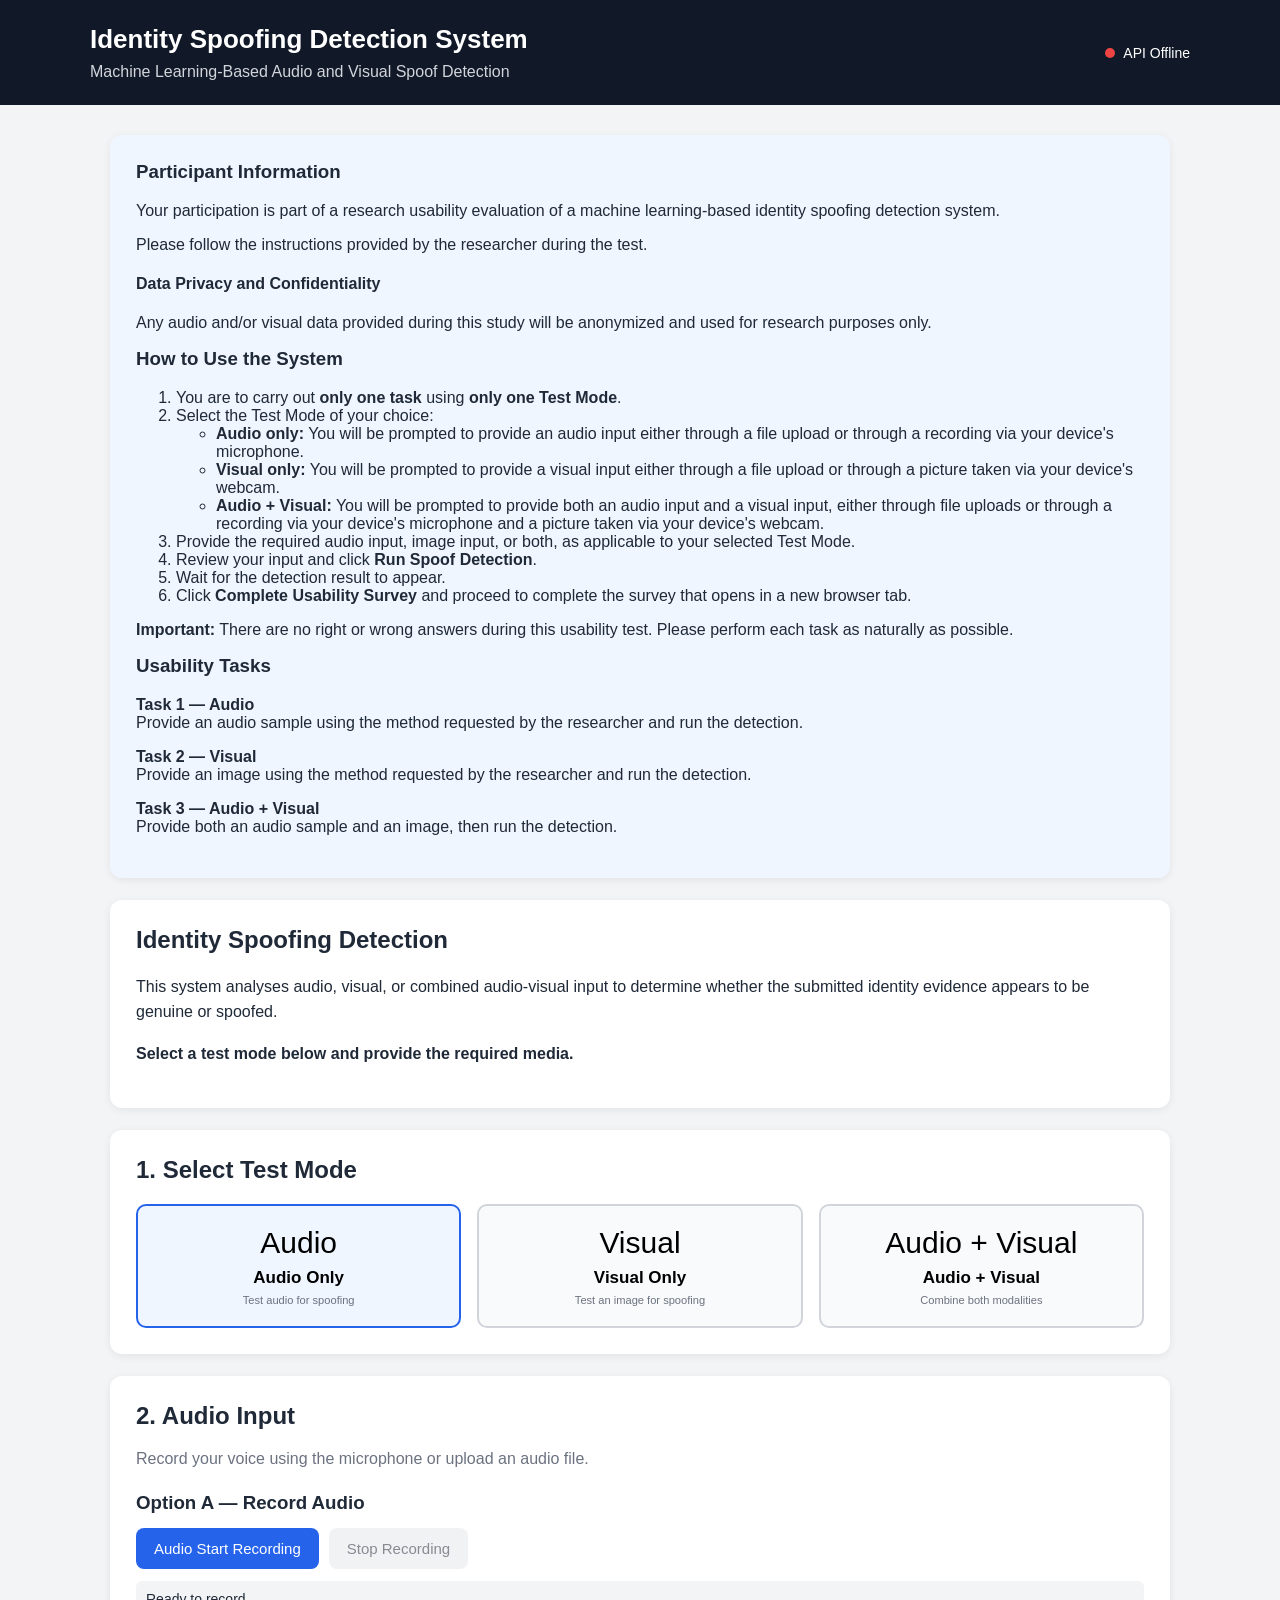
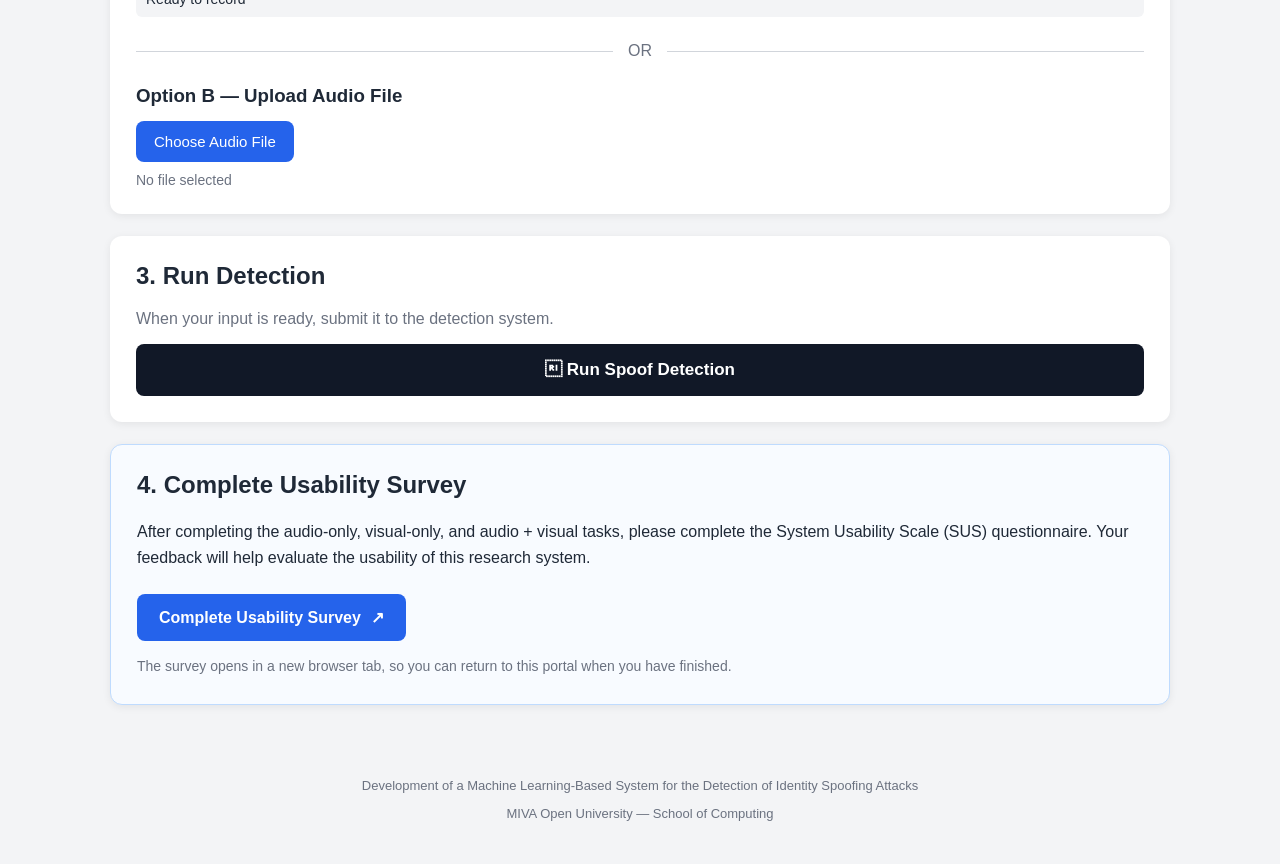
<file: index.html>
﻿<!DOCTYPE html>
<html lang="en">
<head>
    <meta charset="UTF-8">

    <meta
        name="viewport"
        content="width=device-width, initial-scale=1.0"
    >

    <meta
        name="description"
        content="Multimodal Identity Spoofing Detection System"
    >

    <title>Identity Spoofing Detection System</title>

    <link rel="stylesheet" href="style.css">
</head>

<body>

    <header class="site-header">
        <div class="header-content">
            <div>
                <h1>Identity Spoofing Detection System</h1>
                <p>
                    Machine Learning-Based Audio and Visual Spoof Detection
                </p>
            </div>

            <div class="status-indicator">
                <span id="apiStatusDot" class="status-dot offline"></span>
                <span id="apiStatusText">Checking API...</span>
            </div>
        </div>
    </header>


    <main class="container">

<section class="notice-card">

    <h3>Participant Information</h3>

    <p>
        Your participation is part of a research usability evaluation
        of a machine learning-based identity spoofing detection
        system.
    </p>

    <p>
        Please follow the instructions provided by the researcher
        during the test.
    </p>

     <h4>Data Privacy and Confidentiality</h4>

    <p>
        Any audio and/or visual data provided during this study will be
        anonymized and used for research purposes only.
    </p>

    <h3>How to Use the System</h3>

        <ol>
        <li>
            You are to carry out <strong>only one task</strong> using
            <strong>only one Test Mode</strong>.
        </li>
        <li>
            Select the Test Mode of your choice:
            <ul>
                <li>
                    <strong>Audio only:</strong> You will be prompted to
                    provide an audio input either through a file upload
                    or through a recording via your device's microphone.
                </li>
                <li>
                    <strong>Visual only:</strong> You will be prompted to
                    provide a visual input either through a file upload
                    or through a picture taken via your device's webcam.
                </li>
                <li>
                    <strong>Audio + Visual:</strong> You will be prompted
                    to provide both an audio input and a visual input,
                    either through file uploads or through a recording via
                    your device's microphone and a picture taken via your
                    device's webcam.
                </li>
            </ul>
        </li>
        <li>
            Provide the required audio input, image input, or both, as
            applicable to your selected Test Mode.
        </li>
        <li>
            Review your input and click
            <strong>Run Spoof Detection</strong>.
        </li>
        <li>
            Wait for the detection result to appear.
        </li>
        <li>
            Click <strong>Complete Usability Survey</strong> and proceed
            to complete the survey that opens in a new browser tab.
        </li>
    </ol>

    <p>
        <strong>Important:</strong>
        There are no right or wrong answers during this usability
        test. Please perform each task as naturally as possible.
    </p>

    <h3>Usability Tasks</h3>

    <p>
        <strong>Task 1 — Audio</strong><br>
        Provide an audio sample using the method requested by the
        researcher and run the detection.
    </p>

    <p>
        <strong>Task 2 — Visual</strong><br>
        Provide an image using the method requested by the
        researcher and run the detection.
    </p>

    <p>
        <strong>Task 3 — Audio + Visual</strong><br>
        Provide both an audio sample and an image, then run the
        detection.
    </p>

</section>


        <section class="intro-card">
            <h2>Identity Spoofing Detection</h2>

            <p>
                This system analyses audio, visual, or combined audio-visual
                input to determine whether the submitted identity evidence
                appears to be genuine or spoofed.
            </p>

            <p class="instruction">
                Select a test mode below and provide the required media.
            </p>
        </section>


        <!-- =========================================================
             TEST MODE
        ========================================================== -->

        <section class="card">

            <h2>1. Select Test Mode</h2>

            <div class="mode-grid">

                <button
                    type="button"
                    class="mode-button active"
                    data-mode="audio"
                    id="audioModeButton"
                >
                    <span class="mode-icon">Audio</span>
                    <strong>Audio Only</strong>
                    <small>Test audio for spoofing</small>
                </button>


                <button
                    type="button"
                    class="mode-button"
                    data-mode="visual"
                    id="visualModeButton"
                >
                    <span class="mode-icon">Visual</span>
                    <strong>Visual Only</strong>
                    <small>Test an image for spoofing</small>
                </button>


                <button
                    type="button"
                    class="mode-button"
                    data-mode="multimodal"
                    id="multimodalModeButton"
                >
                    <span class="mode-icon">Audio + Visual</span>
                    <strong>Audio + Visual</strong>
                    <small>Combine both modalities</small>
                </button>

            </div>

        </section>


        <!-- =========================================================
             AUDIO SECTION
        ========================================================== -->

        <section
            class="card input-section"
            id="audioSection"
        >

            <h2>2. Audio Input</h2>

            <p class="section-description">
                Record your voice using the microphone or upload an audio
                file.
            </p>


            <div class="input-group">

                <h3>Option A — Record Audio</h3>

                <div class="record-controls">

                    <button
                        type="button"
                        id="startRecordingButton"
                        class="primary-button"
                    >
                        Audio Start Recording
                    </button>

                    <button
                        type="button"
                        id="stopRecordingButton"
                        class="secondary-button"
                        disabled
                    >
                        Stop Recording
                    </button>

                </div>

                <div
                    id="recordingStatus"
                    class="recording-status"
                >
                    Ready to record
                </div>

                <audio
                    id="audioPreview"
                    class="media-preview"
                    controls
                    hidden
                ></audio>

            </div>


            <div class="divider">
                <span>OR</span>
            </div>


            <div class="input-group">

                <h3>Option B — Upload Audio File</h3>

                <label
                    for="audioFile"
                    class="file-label"
                >
                    Choose Audio File
                </label>

                <input
                    type="file"
                    id="audioFile"
                    accept="audio/*,.wav,.webm,.mp3,.flac,.ogg,.m4a"
                >

                <div
                    id="audioFileName"
                    class="file-name"
                >
                    No file selected
                </div>

            </div>

        </section>


        <!-- =========================================================
             VISUAL SECTION
        ========================================================== -->

        <section
            class="card input-section hidden"
            id="visualSection"
        >

            <h2>2. Visual Input</h2>

            <p class="section-description">
                Capture an image using your webcam or upload an image file.
            </p>


            <div class="input-group">

                <h3>Option A — Webcam</h3>

                <div class="webcam-container">

                    <video
                        id="webcamPreview"
                        autoplay
                        playsinline
                        muted
                    ></video>

                    <canvas
                        id="captureCanvas"
                        hidden
                    ></canvas>

                </div>


                <div class="record-controls">

                    <button
                        type="button"
                        id="startCameraButton"
                        class="primary-button"
                    >
                        Visual Start Camera
                    </button>

                    <button
                        type="button"
                        id="captureImageButton"
                        class="secondary-button"
                        disabled
                    >
                       Capture Image
                    </button>

                    <button
                        type="button"
                        id="stopCameraButton"
                        class="secondary-button"
                        disabled
                    >
                        Stop Camera
                    </button>

                </div>


                <img
                    id="imagePreview"
                    class="image-preview"
                    alt="Captured image preview"
                    hidden
                >

            </div>


            <div class="divider">
                <span>OR</span>
            </div>


            <div class="input-group">

                <h3>Option B — Upload Image File</h3>

                <label
                    for="imageFile"
                    class="file-label"
                >
                    Choose Image File
                </label>

                <input
                    type="file"
                    id="imageFile"
                    accept="image/*,.jpg,.jpeg,.png,.webp"
                >

                <div
                    id="imageFileName"
                    class="file-name"
                >
                    No file selected
                </div>

            </div>

        </section>


        <!-- =========================================================
             RUN DETECTION
        ========================================================== -->

        <section class="card">

            <h2>3. Run Detection</h2>

            <p class="section-description">
                When your input is ready, submit it to the detection system.
            </p>

            <button
                type="button"
                id="detectButton"
                class="detect-button"
            >
                 Run Spoof Detection
            </button>

            <div
                id="loadingIndicator"
                class="loading hidden"
            >
                <div class="spinner"></div>
                <span>
                    Analysing your input. Please wait...
                </span>
            </div>

        </section>


        <!-- =========================================================
             RESULT
        ========================================================== -->

        <section
            class="card result-card hidden"
            id="resultSection"
        >

            <h2>Detection Result</h2>

            <div
                id="verdictDisplay"
                class="verdict"
            >
                —
            </div>

            <div class="confidence-container">

                <div class="confidence-label">
                    Confidence
                </div>

                <div
                    id="confidenceDisplay"
                    class="confidence-value"
                >
                    —
                </div>

                <div class="confidence-bar">
                    <div
                        id="confidenceBar"
                        class="confidence-fill"
                    ></div>
                </div>

            </div>


            <div class="result-details">

                <div class="result-item">
                    <span>Modality</span>
                    <strong id="modalityDisplay">—</strong>
                </div>

                <div class="result-item">
                    <span>Processing Time</span>
                    <strong id="latencyDisplay">—</strong>
                </div>

            </div>


            <div
                id="technicalDetails"
                class="technical-details"
                hidden
>
                <h3>Detection Details</h3>

                <pre id="jsonResult"></pre>
            </div>


            <button
                type="button"
                id="resetButton"
                class="secondary-button reset-button"
            >
               Start New Test
            </button>

        </section>


        <!-- =========================================================
             PARTICIPANT NOTICE
        ========================================================== -->




        <!-- =========================================================
             SUS USABILITY SURVEY
        ========================================================== -->
        <section class="card survey-card" id="usabilitySurvey">
            <h2>4. Complete Usability Survey</h2>

            <p>
                After completing the audio-only, visual-only, and audio + visual
                tasks, please complete the System Usability Scale (SUS)
                questionnaire. Your feedback will help evaluate the usability
                of this research system.
            </p>

            <a
                class="survey-button"
                href="https://docs.google.com/forms/d/e/1FAIpQLSdymhWBen-gQYtbZSvIZMwVgLjt-ecFuyAWDZ9-JEiWYquWuQ/viewform?usp=publish-editor"
                target="_blank"
                rel="noopener noreferrer"
                aria-label="Complete the System Usability Scale survey in a new tab"
            >
                Complete Usability Survey
                <span aria-hidden="true">↗</span>
            </a>

            <p class="survey-note">
                The survey opens in a new browser tab, so you can return to this
                portal when you have finished.
            </p>
        </section>

</main>


    <footer class="site-footer">
        <p>
            Development of a Machine Learning-Based System for the Detection
            of Identity Spoofing Attacks
        </p>

        <p>
            MIVA Open University — School of Computing
        </p>
    </footer>


    <script src="app.js"></script>

</body>
</html>
</file>
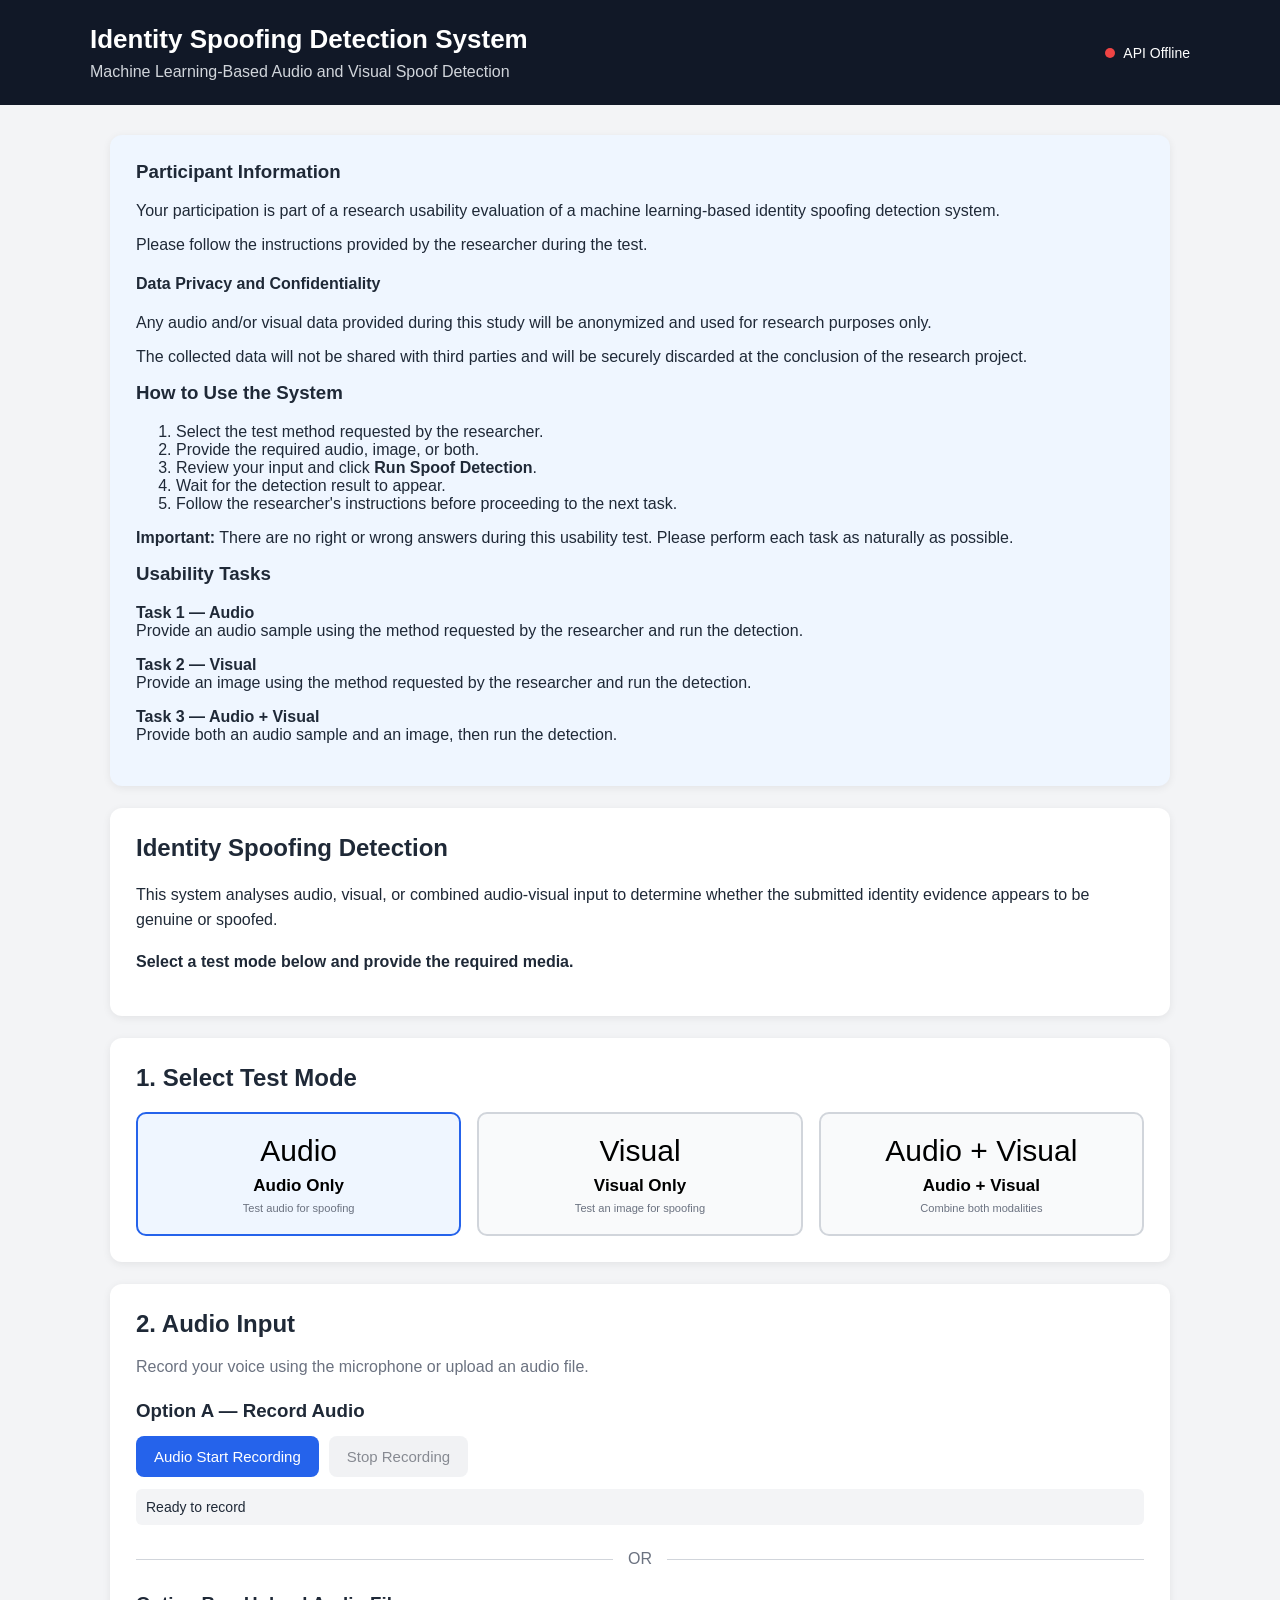
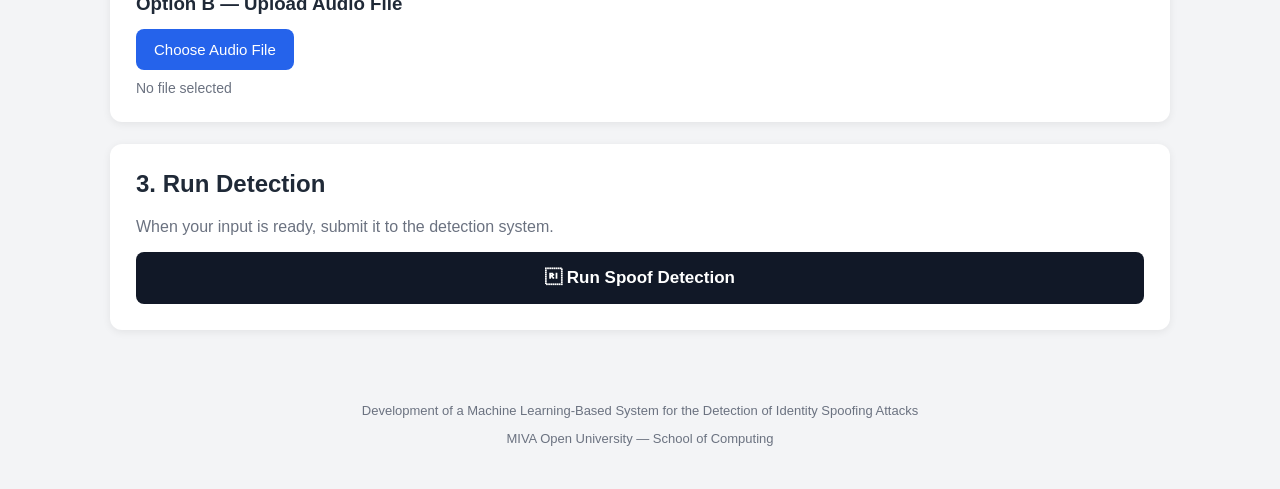
<file: frontend/index.html>
﻿<!DOCTYPE html>
<html lang="en">
<head>
    <meta charset="UTF-8">

    <meta
        name="viewport"
        content="width=device-width, initial-scale=1.0"
    >

    <meta
        name="description"
        content="Multimodal Identity Spoofing Detection System"
    >

    <title>Identity Spoofing Detection System</title>

    <link rel="stylesheet" href="style.css">
</head>

<body>

    <header class="site-header">
        <div class="header-content">
            <div>
                <h1>Identity Spoofing Detection System</h1>
                <p>
                    Machine Learning-Based Audio and Visual Spoof Detection
                </p>
            </div>

            <div class="status-indicator">
                <span id="apiStatusDot" class="status-dot offline"></span>
                <span id="apiStatusText">Checking API...</span>
            </div>
        </div>
    </header>


    <main class="container">

<section class="notice-card">

    <h3>Participant Information</h3>

    <p>
        Your participation is part of a research usability evaluation
        of a machine learning-based identity spoofing detection
        system.
    </p>

    <p>
        Please follow the instructions provided by the researcher
        during the test.
    </p>

     <h4>Data Privacy and Confidentiality</h4>

    <p>
        Any audio and/or visual data provided during this study will be
        anonymized and used for research purposes only.
    </p>

    <p>
        The collected data will not be shared with third parties and
        will be securely discarded at the conclusion of the research
        project.
    </p>


    <h3>How to Use the System</h3>

    <ol>
        <li>
            Select the test method requested by the researcher.
        </li>
        <li>
            Provide the required audio, image, or both.
        </li>
        <li>
            Review your input and click
            <strong>Run Spoof Detection</strong>.
        </li>
        <li>
            Wait for the detection result to appear.
        </li>
        <li>
            Follow the researcher's instructions before proceeding
            to the next task.
        </li>
    </ol>

    <p>
        <strong>Important:</strong>
        There are no right or wrong answers during this usability
        test. Please perform each task as naturally as possible.
    </p>

    <h3>Usability Tasks</h3>

    <p>
        <strong>Task 1 — Audio</strong><br>
        Provide an audio sample using the method requested by the
        researcher and run the detection.
    </p>

    <p>
        <strong>Task 2 — Visual</strong><br>
        Provide an image using the method requested by the
        researcher and run the detection.
    </p>

    <p>
        <strong>Task 3 — Audio + Visual</strong><br>
        Provide both an audio sample and an image, then run the
        detection.
    </p>

</section>


        <section class="intro-card">
            <h2>Identity Spoofing Detection</h2>

            <p>
                This system analyses audio, visual, or combined audio-visual
                input to determine whether the submitted identity evidence
                appears to be genuine or spoofed.
            </p>

            <p class="instruction">
                Select a test mode below and provide the required media.
            </p>
        </section>


        <!-- =========================================================
             TEST MODE
        ========================================================== -->

        <section class="card">

            <h2>1. Select Test Mode</h2>

            <div class="mode-grid">

                <button
                    type="button"
                    class="mode-button active"
                    data-mode="audio"
                    id="audioModeButton"
                >
                    <span class="mode-icon">Audio</span>
                    <strong>Audio Only</strong>
                    <small>Test audio for spoofing</small>
                </button>


                <button
                    type="button"
                    class="mode-button"
                    data-mode="visual"
                    id="visualModeButton"
                >
                    <span class="mode-icon">Visual</span>
                    <strong>Visual Only</strong>
                    <small>Test an image for spoofing</small>
                </button>


                <button
                    type="button"
                    class="mode-button"
                    data-mode="multimodal"
                    id="multimodalModeButton"
                >
                    <span class="mode-icon">Audio + Visual</span>
                    <strong>Audio + Visual</strong>
                    <small>Combine both modalities</small>
                </button>

            </div>

        </section>


        <!-- =========================================================
             AUDIO SECTION
        ========================================================== -->

        <section
            class="card input-section"
            id="audioSection"
        >

            <h2>2. Audio Input</h2>

            <p class="section-description">
                Record your voice using the microphone or upload an audio
                file.
            </p>


            <div class="input-group">

                <h3>Option A — Record Audio</h3>

                <div class="record-controls">

                    <button
                        type="button"
                        id="startRecordingButton"
                        class="primary-button"
                    >
                        Audio Start Recording
                    </button>

                    <button
                        type="button"
                        id="stopRecordingButton"
                        class="secondary-button"
                        disabled
                    >
                        Stop Recording
                    </button>

                </div>

                <div
                    id="recordingStatus"
                    class="recording-status"
                >
                    Ready to record
                </div>

                <audio
                    id="audioPreview"
                    class="media-preview"
                    controls
                    hidden
                ></audio>

            </div>


            <div class="divider">
                <span>OR</span>
            </div>


            <div class="input-group">

                <h3>Option B — Upload Audio File</h3>

                <label
                    for="audioFile"
                    class="file-label"
                >
                    Choose Audio File
                </label>

                <input
                    type="file"
                    id="audioFile"
                    accept="audio/*,.wav,.webm,.mp3,.flac,.ogg,.m4a"
                >

                <div
                    id="audioFileName"
                    class="file-name"
                >
                    No file selected
                </div>

            </div>

        </section>


        <!-- =========================================================
             VISUAL SECTION
        ========================================================== -->

        <section
            class="card input-section hidden"
            id="visualSection"
        >

            <h2>2. Visual Input</h2>

            <p class="section-description">
                Capture an image using your webcam or upload an image file.
            </p>


            <div class="input-group">

                <h3>Option A — Webcam</h3>

                <div class="webcam-container">

                    <video
                        id="webcamPreview"
                        autoplay
                        playsinline
                        muted
                    ></video>

                    <canvas
                        id="captureCanvas"
                        hidden
                    ></canvas>

                </div>


                <div class="record-controls">

                    <button
                        type="button"
                        id="startCameraButton"
                        class="primary-button"
                    >
                        Visual Start Camera
                    </button>

                    <button
                        type="button"
                        id="captureImageButton"
                        class="secondary-button"
                        disabled
                    >
                       Capture Image
                    </button>

                    <button
                        type="button"
                        id="stopCameraButton"
                        class="secondary-button"
                        disabled
                    >
                        Stop Camera
                    </button>

                </div>


                <img
                    id="imagePreview"
                    class="image-preview"
                    alt="Captured image preview"
                    hidden
                >

            </div>


            <div class="divider">
                <span>OR</span>
            </div>


            <div class="input-group">

                <h3>Option B — Upload Image File</h3>

                <label
                    for="imageFile"
                    class="file-label"
                >
                    Choose Image File
                </label>

                <input
                    type="file"
                    id="imageFile"
                    accept="image/*,.jpg,.jpeg,.png,.webp"
                >

                <div
                    id="imageFileName"
                    class="file-name"
                >
                    No file selected
                </div>

            </div>

        </section>


        <!-- =========================================================
             RUN DETECTION
        ========================================================== -->

        <section class="card">

            <h2>3. Run Detection</h2>

            <p class="section-description">
                When your input is ready, submit it to the detection system.
            </p>

            <button
                type="button"
                id="detectButton"
                class="detect-button"
            >
                 Run Spoof Detection
            </button>

            <div
                id="loadingIndicator"
                class="loading hidden"
            >
                <div class="spinner"></div>
                <span>
                    Analysing your input. Please wait...
                </span>
            </div>

        </section>


        <!-- =========================================================
             RESULT
        ========================================================== -->

        <section
            class="card result-card hidden"
            id="resultSection"
        >

            <h2>Detection Result</h2>

            <div
                id="verdictDisplay"
                class="verdict"
            >
                —
            </div>

            <div class="confidence-container">

                <div class="confidence-label">
                    Confidence
                </div>

                <div
                    id="confidenceDisplay"
                    class="confidence-value"
                >
                    —
                </div>

                <div class="confidence-bar">
                    <div
                        id="confidenceBar"
                        class="confidence-fill"
                    ></div>
                </div>

            </div>


            <div class="result-details">

                <div class="result-item">
                    <span>Modality</span>
                    <strong id="modalityDisplay">—</strong>
                </div>

                <div class="result-item">
                    <span>Processing Time</span>
                    <strong id="latencyDisplay">—</strong>
                </div>

            </div>


            <div
                id="technicalDetails"
                class="technical-details"
                hidden
>
                <h3>Detection Details</h3>

                <pre id="jsonResult"></pre>
            </div>


            <button
                type="button"
                id="resetButton"
                class="secondary-button reset-button"
            >
               Start New Test
            </button>

        </section>


        <!-- =========================================================
             PARTICIPANT NOTICE
        ========================================================== -->

        

    </main>


    <footer class="site-footer">
        <p>
            Development of a Machine Learning-Based System for the Detection
            of Identity Spoofing Attacks
        </p>

        <p>
            MIVA Open University — School of Computing
        </p>
    </footer>


    <script src="app.js"></script>

</body>
</html>
</file>
<file: style.css>
* {
    box-sizing: border-box;
}

:root {
    font-family:
        Arial,
        Helvetica,
        sans-serif;

    color: #1f2937;
    background: #f3f4f6;
}

body {
    margin: 0;
    min-height: 100vh;
    background: #f3f4f6;
}


/* ============================================================
   HEADER
============================================================ */

.site-header {
    background: #111827;
    color: white;
    padding: 24px 20px;
}

.header-content {
    max-width: 1100px;
    margin: 0 auto;

    display: flex;
    justify-content: space-between;
    align-items: center;

    gap: 20px;
}

.site-header h1 {
    margin: 0 0 8px;
    font-size: 26px;
}

.site-header p {
    margin: 0;
    color: #d1d5db;
}


.status-indicator {
    display: flex;
    align-items: center;
    gap: 8px;

    white-space: nowrap;

    font-size: 14px;
}

.status-dot {
    width: 10px;
    height: 10px;
    border-radius: 50%;
    display: inline-block;
}

.status-dot.online {
    background: #22c55e;
}

.status-dot.offline {
    background: #ef4444;
}


/* ============================================================
   MAIN
============================================================ */

.container {
    max-width: 1100px;
    margin: 30px auto;
    padding: 0 20px;
}

.card,
.intro-card,
.notice-card {
    background: white;

    border-radius: 12px;

    padding: 26px;

    margin-bottom: 22px;

    box-shadow:
        0 2px 8px rgba(0, 0, 0, 0.07);
}

.intro-card h2,
.card h2 {
    margin-top: 0;
}

.intro-card p {
    line-height: 1.6;
}

.instruction {
    font-weight: 600;
}


/* ============================================================
   MODE SELECTION
============================================================ */

.mode-grid {
    display: grid;

    grid-template-columns:
        repeat(3, 1fr);

    gap: 16px;
}

.mode-button {
    border: 2px solid #d1d5db;

    background: #f9fafb;

    border-radius: 10px;

    padding: 20px;

    cursor: pointer;

    text-align: center;

    transition:
        border-color 0.2s,
        transform 0.2s;
}

.mode-button:hover {
    transform: translateY(-2px);
}

.mode-button.active {
    border-color: #2563eb;
    background: #eff6ff;
}

.mode-button strong,
.mode-button small {
    display: block;
}

.mode-button strong {
    margin-top: 8px;
    font-size: 17px;
}

.mode-button small {
    margin-top: 6px;
    color: #6b7280;
}

.mode-icon {
    font-size: 30px;
}


/* ============================================================
   INPUT SECTIONS
============================================================ */

.section-description {
    color: #6b7280;
}

.input-group {
    margin-top: 24px;
}

.input-group h3 {
    margin-bottom: 14px;
}

.record-controls {
    display: flex;
    flex-wrap: wrap;
    gap: 10px;
}

.primary-button,
.secondary-button,
.detect-button,
.file-label {
    border: none;

    border-radius: 8px;

    padding: 12px 18px;

    font-size: 15px;

    cursor: pointer;
}

.primary-button {
    background: #2563eb;
    color: white;
}

.primary-button:hover {
    background: #1d4ed8;
}

.secondary-button {
    background: #e5e7eb;
    color: #111827;
}

.secondary-button:hover {
    background: #d1d5db;
}

.primary-button:disabled,
.secondary-button:disabled {
    opacity: 0.5;
    cursor: not-allowed;
}

.detect-button {
    width: 100%;

    background: #111827;
    color: white;

    font-size: 17px;
    font-weight: 700;

    padding: 16px;
}

.detect-button:hover {
    background: #1f2937;
}


/* ============================================================
   FILE INPUT
============================================================ */

input[type="file"] {
    display: none;
}

.file-label {
    display: inline-block;

    background: #2563eb;
    color: white;
}

.file-name {
    margin-top: 10px;

    color: #6b7280;

    font-size: 14px;
}


/* ============================================================
   AUDIO
============================================================ */

.recording-status {
    margin-top: 12px;

    padding: 10px;

    background: #f3f4f6;

    border-radius: 6px;

    font-size: 14px;
}

.media-preview {
    width: 100%;
    margin-top: 16px;
}


/* ============================================================
   WEBCAM
============================================================ */

.webcam-container {
    width: 100%;

    max-width: 640px;

    margin-bottom: 16px;

    background: #111827;

    border-radius: 10px;

    overflow: hidden;
}

#webcamPreview {
    width: 100%;

    display: block;

    min-height: 250px;

    object-fit: cover;
}

.image-preview {
    display: block;

    width: 100%;

    max-width: 640px;

    margin-top: 18px;

    border-radius: 10px;
}


/* ============================================================
   DIVIDER
============================================================ */

.divider {
    display: flex;

    align-items: center;

    gap: 15px;

    margin: 25px 0;

    color: #6b7280;
}

.divider::before,
.divider::after {
    content: "";

    flex: 1;

    height: 1px;

    background: #d1d5db;
}


/* ============================================================
   LOADING
============================================================ */

.loading {
    display: flex;

    align-items: center;

    justify-content: center;

    gap: 12px;

    margin-top: 18px;

    color: #374151;
}

.spinner {
    width: 22px;
    height: 22px;

    border: 3px solid #d1d5db;
    border-top-color: #2563eb;

    border-radius: 50%;

    animation: spin 0.8s linear infinite;
}

@keyframes spin {
    to {
        transform: rotate(360deg);
    }
}


/* ============================================================
   RESULT
============================================================ */

.result-card {
    text-align: center;
}

.verdict {
    display: inline-block;

    margin: 10px 0 25px;

    padding: 15px 30px;

    border-radius: 10px;

    font-size: 28px;

    font-weight: 800;
}

.verdict.spoof {
    background: #fee2e2;
    color: #991b1b;
}

.verdict.real {
    background: #dcfce7;
    color: #166534;
}

.verdict.error {
    background: #fef3c7;
    color: #92400e;
}


/* ============================================================
   CONFIDENCE
============================================================ */

.confidence-container {
    max-width: 600px;

    margin: 0 auto 25px;
}

.confidence-label {
    color: #6b7280;
}

.confidence-value {
    font-size: 34px;

    font-weight: 800;

    margin: 5px 0 12px;
}

.confidence-bar {
    height: 16px;

    background: #e5e7eb;

    border-radius: 999px;

    overflow: hidden;
}

.confidence-fill {
    height: 100%;

    width: 0%;

    background: #2563eb;

    transition: width 0.5s ease;
}


/* ============================================================
   RESULT DETAILS
============================================================ */

.result-details {
    display: grid;

    grid-template-columns:
        repeat(2, 1fr);

    gap: 15px;

    margin: 25px auto;

    max-width: 700px;
}

.result-item {
    padding: 15px;

    background: #f9fafb;

    border-radius: 8px;
}

.result-item span {
    display: block;

    color: #6b7280;

    font-size: 13px;

    margin-bottom: 5px;
}

.result-item strong {
    font-size: 16px;
}


/* ============================================================
   TECHNICAL DETAILS
============================================================ */

.technical-details {
    margin-top: 25px;

    text-align: left;
}

.technical-details pre {
    background: #111827;

    color: #e5e7eb;

    padding: 16px;

    border-radius: 8px;

    overflow-x: auto;

    font-size: 12px;

    line-height: 1.5;
}


/* ============================================================
   NOTICE / FOOTER
============================================================ */

.notice-card {
    background: #eff6ff;
}

.notice-card h3 {
    margin-top: 0;
}

.site-footer {
    text-align: center;

    padding: 30px 20px;

    color: #6b7280;

    font-size: 13px;
}


/* ============================================================
   UTILITIES
============================================================ */

.hidden {
    display: none !important;
}

.reset-button {
    margin-top: 20px;
}


/* ============================================================
   RESPONSIVE
============================================================ */

@media (max-width: 800px) {

    .header-content {
        flex-direction: column;

        align-items: flex-start;
    }

    .mode-grid {
        grid-template-columns: 1fr;
    }

    .result-details {
        grid-template-columns: 1fr;
    }
}


@media (max-width: 500px) {

    .container {
        padding: 0 12px;
    }

    .card,
    .intro-card,
    .notice-card {
        padding: 18px;
    }

    .site-header h1 {
        font-size: 21px;
    }

    .verdict {
        font-size: 22px;
    }

    .confidence-value {
        font-size: 28px;
    }
}


/* ============================================================
   SUS USABILITY SURVEY
============================================================ */

.survey-card {
    border: 1px solid #bfdbfe;
    background: #f8fbff;
}

.survey-card h2 {
    margin-top: 0;
}

.survey-card p {
    line-height: 1.6;
}

.survey-button {
    display: inline-flex;
    align-items: center;
    justify-content: center;
    gap: 10px;
    margin-top: 8px;
    padding: 14px 22px;
    border-radius: 8px;
    background: #2563eb;
    color: #ffffff;
    font-size: 16px;
    font-weight: 700;
    text-align: center;
    text-decoration: none;
    transition: background-color 0.2s, transform 0.2s;
}

.survey-button:hover {
    background: #1d4ed8;
    transform: translateY(-1px);
}

.survey-button:focus-visible {
    outline: 3px solid #93c5fd;
    outline-offset: 3px;
}

.survey-note {
    margin-bottom: 0;
    color: #6b7280;
    font-size: 14px;
}

@media (max-width: 500px) {
    .survey-button {
        display: flex;
        width: 100%;
    }
}
</file>
<file: frontend/style.css>
* {
    box-sizing: border-box;
}

:root {
    font-family:
        Arial,
        Helvetica,
        sans-serif;

    color: #1f2937;
    background: #f3f4f6;
}

body {
    margin: 0;
    min-height: 100vh;
    background: #f3f4f6;
}


/* ============================================================
   HEADER
============================================================ */

.site-header {
    background: #111827;
    color: white;
    padding: 24px 20px;
}

.header-content {
    max-width: 1100px;
    margin: 0 auto;

    display: flex;
    justify-content: space-between;
    align-items: center;

    gap: 20px;
}

.site-header h1 {
    margin: 0 0 8px;
    font-size: 26px;
}

.site-header p {
    margin: 0;
    color: #d1d5db;
}


.status-indicator {
    display: flex;
    align-items: center;
    gap: 8px;

    white-space: nowrap;

    font-size: 14px;
}

.status-dot {
    width: 10px;
    height: 10px;
    border-radius: 50%;
    display: inline-block;
}

.status-dot.online {
    background: #22c55e;
}

.status-dot.offline {
    background: #ef4444;
}


/* ============================================================
   MAIN
============================================================ */

.container {
    max-width: 1100px;
    margin: 30px auto;
    padding: 0 20px;
}

.card,
.intro-card,
.notice-card {
    background: white;

    border-radius: 12px;

    padding: 26px;

    margin-bottom: 22px;

    box-shadow:
        0 2px 8px rgba(0, 0, 0, 0.07);
}

.intro-card h2,
.card h2 {
    margin-top: 0;
}

.intro-card p {
    line-height: 1.6;
}

.instruction {
    font-weight: 600;
}


/* ============================================================
   MODE SELECTION
============================================================ */

.mode-grid {
    display: grid;

    grid-template-columns:
        repeat(3, 1fr);

    gap: 16px;
}

.mode-button {
    border: 2px solid #d1d5db;

    background: #f9fafb;

    border-radius: 10px;

    padding: 20px;

    cursor: pointer;

    text-align: center;

    transition:
        border-color 0.2s,
        transform 0.2s;
}

.mode-button:hover {
    transform: translateY(-2px);
}

.mode-button.active {
    border-color: #2563eb;
    background: #eff6ff;
}

.mode-button strong,
.mode-button small {
    display: block;
}

.mode-button strong {
    margin-top: 8px;
    font-size: 17px;
}

.mode-button small {
    margin-top: 6px;
    color: #6b7280;
}

.mode-icon {
    font-size: 30px;
}


/* ============================================================
   INPUT SECTIONS
============================================================ */

.section-description {
    color: #6b7280;
}

.input-group {
    margin-top: 24px;
}

.input-group h3 {
    margin-bottom: 14px;
}

.record-controls {
    display: flex;
    flex-wrap: wrap;
    gap: 10px;
}

.primary-button,
.secondary-button,
.detect-button,
.file-label {
    border: none;

    border-radius: 8px;

    padding: 12px 18px;

    font-size: 15px;

    cursor: pointer;
}

.primary-button {
    background: #2563eb;
    color: white;
}

.primary-button:hover {
    background: #1d4ed8;
}

.secondary-button {
    background: #e5e7eb;
    color: #111827;
}

.secondary-button:hover {
    background: #d1d5db;
}

.primary-button:disabled,
.secondary-button:disabled {
    opacity: 0.5;
    cursor: not-allowed;
}

.detect-button {
    width: 100%;

    background: #111827;
    color: white;

    font-size: 17px;
    font-weight: 700;

    padding: 16px;
}

.detect-button:hover {
    background: #1f2937;
}


/* ============================================================
   FILE INPUT
============================================================ */

input[type="file"] {
    display: none;
}

.file-label {
    display: inline-block;

    background: #2563eb;
    color: white;
}

.file-name {
    margin-top: 10px;

    color: #6b7280;

    font-size: 14px;
}


/* ============================================================
   AUDIO
============================================================ */

.recording-status {
    margin-top: 12px;

    padding: 10px;

    background: #f3f4f6;

    border-radius: 6px;

    font-size: 14px;
}

.media-preview {
    width: 100%;
    margin-top: 16px;
}


/* ============================================================
   WEBCAM
============================================================ */

.webcam-container {
    width: 100%;

    max-width: 640px;

    margin-bottom: 16px;

    background: #111827;

    border-radius: 10px;

    overflow: hidden;
}

#webcamPreview {
    width: 100%;

    display: block;

    min-height: 250px;

    object-fit: cover;
}

.image-preview {
    display: block;

    width: 100%;

    max-width: 640px;

    margin-top: 18px;

    border-radius: 10px;
}


/* ============================================================
   DIVIDER
============================================================ */

.divider {
    display: flex;

    align-items: center;

    gap: 15px;

    margin: 25px 0;

    color: #6b7280;
}

.divider::before,
.divider::after {
    content: "";

    flex: 1;

    height: 1px;

    background: #d1d5db;
}


/* ============================================================
   LOADING
============================================================ */

.loading {
    display: flex;

    align-items: center;

    justify-content: center;

    gap: 12px;

    margin-top: 18px;

    color: #374151;
}

.spinner {
    width: 22px;
    height: 22px;

    border: 3px solid #d1d5db;
    border-top-color: #2563eb;

    border-radius: 50%;

    animation: spin 0.8s linear infinite;
}

@keyframes spin {
    to {
        transform: rotate(360deg);
    }
}


/* ============================================================
   RESULT
============================================================ */

.result-card {
    text-align: center;
}

.verdict {
    display: inline-block;

    margin: 10px 0 25px;

    padding: 15px 30px;

    border-radius: 10px;

    font-size: 28px;

    font-weight: 800;
}

.verdict.spoof {
    background: #fee2e2;
    color: #991b1b;
}

.verdict.real {
    background: #dcfce7;
    color: #166534;
}

.verdict.error {
    background: #fef3c7;
    color: #92400e;
}


/* ============================================================
   CONFIDENCE
============================================================ */

.confidence-container {
    max-width: 600px;

    margin: 0 auto 25px;
}

.confidence-label {
    color: #6b7280;
}

.confidence-value {
    font-size: 34px;

    font-weight: 800;

    margin: 5px 0 12px;
}

.confidence-bar {
    height: 16px;

    background: #e5e7eb;

    border-radius: 999px;

    overflow: hidden;
}

.confidence-fill {
    height: 100%;

    width: 0%;

    background: #2563eb;

    transition: width 0.5s ease;
}


/* ============================================================
   RESULT DETAILS
============================================================ */

.result-details {
    display: grid;

    grid-template-columns:
        repeat(2, 1fr);

    gap: 15px;

    margin: 25px auto;

    max-width: 700px;
}

.result-item {
    padding: 15px;

    background: #f9fafb;

    border-radius: 8px;
}

.result-item span {
    display: block;

    color: #6b7280;

    font-size: 13px;

    margin-bottom: 5px;
}

.result-item strong {
    font-size: 16px;
}


/* ============================================================
   TECHNICAL DETAILS
============================================================ */

.technical-details {
    margin-top: 25px;

    text-align: left;
}

.technical-details pre {
    background: #111827;

    color: #e5e7eb;

    padding: 16px;

    border-radius: 8px;

    overflow-x: auto;

    font-size: 12px;

    line-height: 1.5;
}


/* ============================================================
   NOTICE / FOOTER
============================================================ */

.notice-card {
    background: #eff6ff;
}

.notice-card h3 {
    margin-top: 0;
}

.site-footer {
    text-align: center;

    padding: 30px 20px;

    color: #6b7280;

    font-size: 13px;
}


/* ============================================================
   UTILITIES
============================================================ */

.hidden {
    display: none !important;
}

.reset-button {
    margin-top: 20px;
}


/* ============================================================
   RESPONSIVE
============================================================ */

@media (max-width: 800px) {

    .header-content {
        flex-direction: column;

        align-items: flex-start;
    }

    .mode-grid {
        grid-template-columns: 1fr;
    }

    .result-details {
        grid-template-columns: 1fr;
    }
}


@media (max-width: 500px) {

    .container {
        padding: 0 12px;
    }

    .card,
    .intro-card,
    .notice-card {
        padding: 18px;
    }

    .site-header h1 {
        font-size: 21px;
    }

    .verdict {
        font-size: 22px;
    }

    .confidence-value {
        font-size: 28px;
    }
}
</file>
